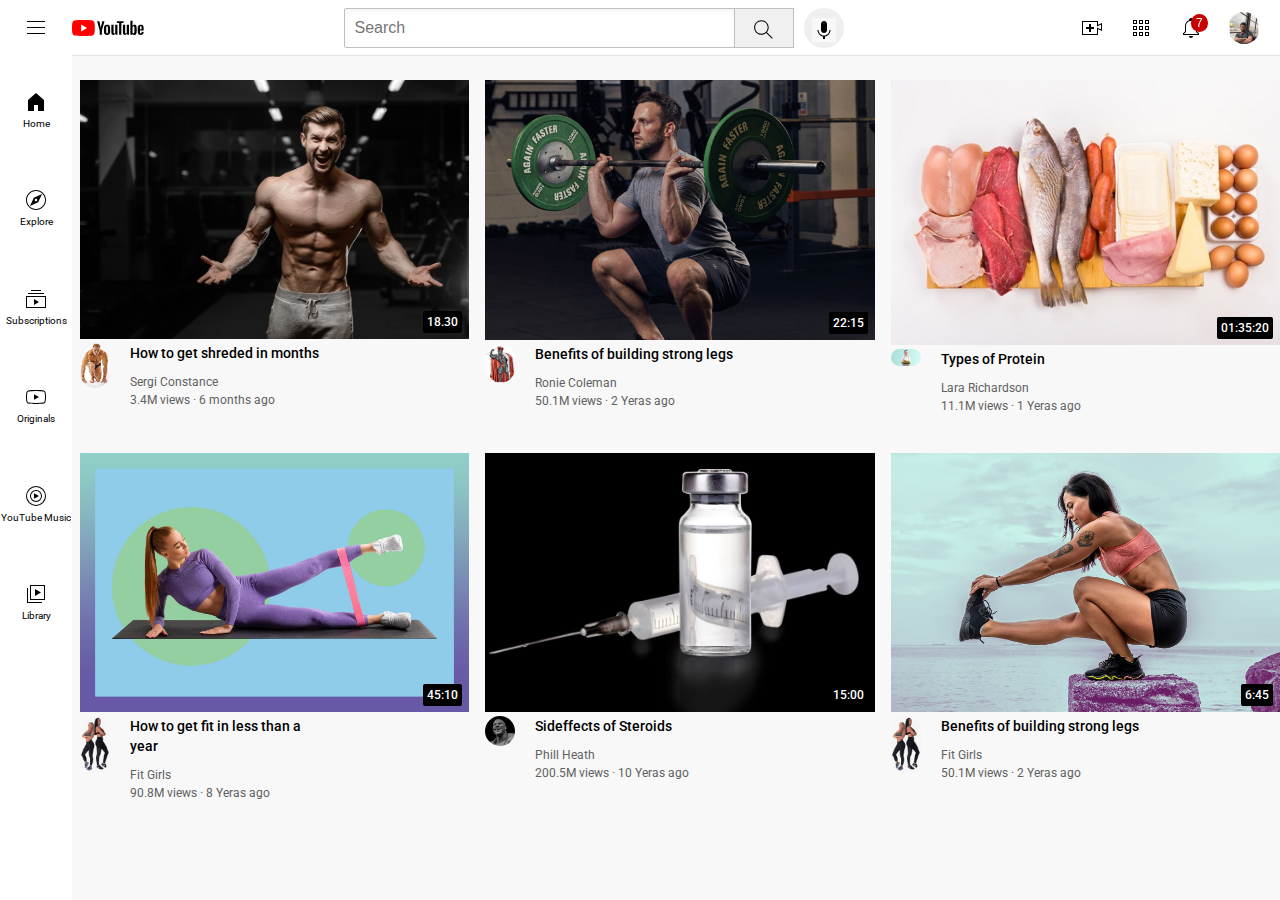
<file: index.html>
<!DOCTYPE html>
<html>

<head>
    <link rel="preconnect" href="https://fonts.googleapis.com">
    <link rel="preconnect" href="https://fonts.gstatic.com" crossorigin>
    <link
        href="https://fonts.googleapis.com/css2?family=Roboto+Condensed:wght@700&family=Roboto:wght@400;500;700&display=swap"
        rel="stylesheet">

    <link rel="stylesheet" href="styles/general.css">
    <link rel="stylesheet" href="styles/header.css">
    <link rel="stylesheet" href="styles/video.css">
    <link rel="stylesheet" href="styles/sidebar.css">
    <title>Youtube.com Clone</title>



<body>

    <div class="header">
        <div class="left-section">
            <img class="hamburger-menu" src="HTML/Icons/hamburger-menu.svg">
            <img class="youtube-logo" src="HTML/Icons/youtube-logo.svg">
        </div>
        <div class="middle-section">
            <input class="Search-box" type="text" placeholder="Search">
            <button class="search-button"">
                <img class=" search-icon" src="HTML/Icons/search.svg">
                <div class="tooltip">Search</div>
            </button>
            <button class="voice-search-button">
                <img class="voice-search-icon" src="HTML/Icons/voice-search-icon.svg">
                <div class="tooltip">Search with your voice</div>
            </button>
        </div>
        <div class="right-section">
            <div class="upload-icon-container">
                <img class="upload-icon" src="HTML/Icons/upload.svg">
                <div class="tooltip">Create</div>
            </div>

            <div class="youtube-apps-icon-container">
                <img class="youtube-apps-icon" src="HTML/Icons/youtube-apps.svg">
                <div class="tooltip">YouTube Apps</div>
            </div>


            <div class="notifications-icon-container">

                <img class="notification-icon" src="HTML/Icons/notifications.svg">
                <div class="tooltip">Notifications</div>
                <div class="notifications-count">7</div>
            </div>

            <img class="current-user-picture" src="HTML/Icons/my-channel.jpg">
        </div>

    </div>
    <div class="sidebar">

        <div class="sidebar-link">
            <img src="icones/home.svg">
            <div>Home</div>
        </div>
        <div class="sidebar-link">
            <img src="icones/explore.svg">
            <div>Explore</div>
        </div>
        <div class="sidebar-link">
            <img src="icones/subscriptions.svg">
            <div>Subscriptions</div>
        </div>
        <div class="sidebar-link">
            <img src="icones/originals.svg">
            <div>Originals</div>
        </div>
        <div class="sidebar-link">
            <img src="icones/youtube-music.svg">
            <div>YouTube Music</div>
        </div>
        <div class="sidebar-link">
            <img src="icones/library.svg">
            <div>Library</div>
        </div>


    </div>


    <div class="video-grid">


        <div class="video-preview">
            <div class="thumnail-row">
                <img class="thumnail" src=" img/govar.jpg">
                <div class="video-time">18.30</div>
            </div>

            <div class="video-info-grid">
                <div class="channel-picture"><img class="Auth" src="img/body.jpg"></div>
                <div class="video-info">
                    <p class="video-title">How to get shreded in months</p>
                    <p class="video-author">Sergi Constance</p>
                    <p class="video-stats">3.4M views &#183; 6 months ago</p>
                </div>



            </div>

        </div>

        <div class="video-preview">
            <div class="thumnail-row">
                <img class="thumnail" src=" img/leg1.jpg">
                <div class="video-time">22:15</div>
            </div>

            <div class="video-info-grid">
                <div class="channel-picture"><img class="Auth" src="img/ron.jpg"></div>
                <div class="video-info">
                    <p class="video-title">Benefits of building strong legs</p>
                    <p class="video-author">Ronie Coleman</p>
                    <p class="video-stats">50.1M views &#183; 2 Yeras ago</p>
                </div>



            </div>

        </div>



        <div class="video-preview">
            <div class="thumnail-row">
                <img class="thumnail" src=" img/meatt.jpg">
                <div class="video-time">01:35:20</div>
            </div>

            <div class="video-info-grid">
                <div class="channel-picture"><img class="Auth" src="img/nu.jpg"></div>
                <div class="video-info">
                    <p class="video-title">Types of Protein</p>
                    <p class="video-author">Lara Richardson</p>
                    <p class="video-stats">11.1M views &#183; 1 Yeras ago</p>
                </div>



            </div>

        </div>

        <div class="video-preview">
            <div class="thumnail-row">
                <img class="thumnail" src=" img/fit.jpg">
                <div class="video-time">45:10</div>
            </div>

            <div class="video-info-grid">
                <div class="channel-picture"><img class="Auth" src="img/girl.png"></div>
                <div class="video-info">
                    <p class="video-title">How to get fit in less than a year</p>
                    <p class="video-author">Fit Girls</p>
                    <p class="video-stats">90.8M views &#183; 8 Yeras ago</p>
                </div>



            </div>

        </div>
        <div class="video-preview">
            <div class="thumnail-row">
                <img class="thumnail" src=" img/ste.jpg">
                <div class="video-time">15:00</div>
            </div>

            <div class="video-info-grid">
                <div class="channel-picture"><img class="Auth" src="img/phil.jpg"></div>
                <div class="video-info">
                    <p class="video-title">Sideffects of Steroids</p>
                    <p class="video-author">Phill Heath</p>
                    <p class="video-stats">200.5M views &#183; 10 Yeras ago</p>
                </div>



            </div>

        </div>

        <div class="video-preview">
            <div class="thumnail-row">
                <img class="thumnail" src=" img/leggo.jpg">
                <div class="video-time">6:45</div>
            </div>

            <div class="video-info-grid">
                <div class="channel-picture"><img class="Auth" src="img/girl.png"></div>
                <div class="video-info">
                    <p class="video-title">Benefits of building strong legs</p>
                    <p class="video-author">Fit Girls</p>
                    <p class="video-stats">50.1M views &#183; 2 Yeras ago</p>
                </div>



            </div>

        </div>

    </div>



</body>
</head>

</html>
<!DOCTYPE html>
<!-- you can change the value of boject-position to see how it fit the certain area! -->
</file>
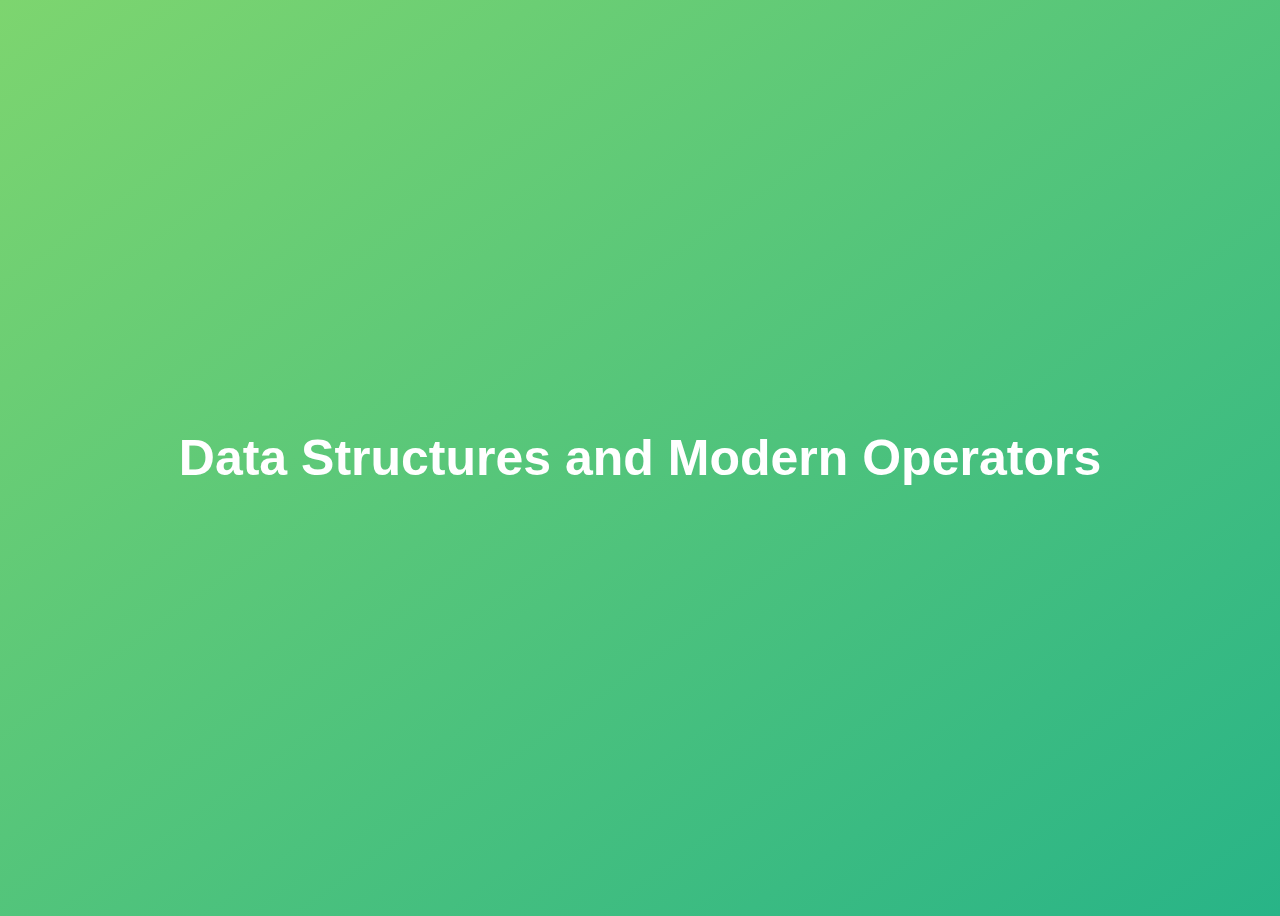
<file: HTML/index.html>
<!DOCTYPE html>
<html lang="en">
  <head>
    <meta charset="UTF-8" />
    <meta name="viewport" content="width=device-width, initial-scale=1.0" />
    <meta http-equiv="X-UA-Compatible" content="ie=edge" />
    <title>Data Structures and Modern Operators</title>
    <style>
      body {
        height: 100vh;
        display: flex;
        align-items: center;
        background: linear-gradient(to top left, #28b487, #7dd56f);
      }
      h1 {
        font-family: sans-serif;
        font-size: 50px;
        line-height: 1.3;
        width: 100%;
        padding: 30px;
        text-align: center;
        color: white;
      }
      button {
        width: 50px;
        height: 20px;
        margin: 10px;
      }
      textarea {
        width: 300px;
        height: 100px;
      }
    </style>
  </head>
  <body>
    <h1>Data Structures and Modern Operators</h1>
    <script src="script.js"></script>
  </body>
</html>
</file>
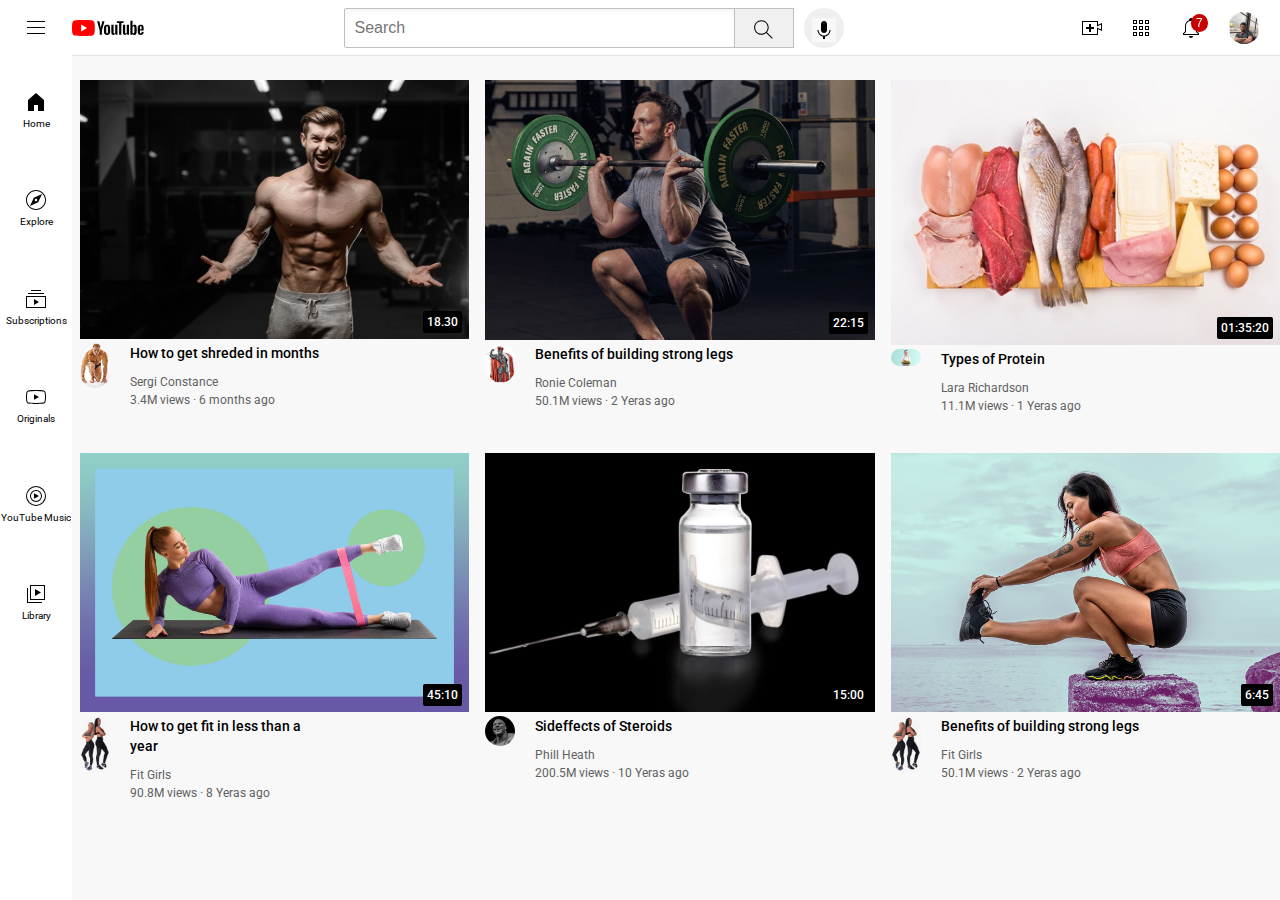
<file: youtube.html>
<!DOCTYPE html>
<html>

<head>
    <link rel="preconnect" href="https://fonts.googleapis.com">
    <link rel="preconnect" href="https://fonts.gstatic.com" crossorigin>
    <link
        href="https://fonts.googleapis.com/css2?family=Roboto+Condensed:wght@700&family=Roboto:wght@400;500;700&display=swap"
        rel="stylesheet">

    <link rel="stylesheet" href="styles/general.css">
    <link rel="stylesheet" href="styles/header.css">
    <link rel="stylesheet" href="styles/video.css">
    <link rel="stylesheet" href="styles/sidebar.css">
    <title>Youtube.com Clone</title>



<body>

    <div class="header">
        <div class="left-section">
            <img class="hamburger-menu" src="HTML/Icons/hamburger-menu.svg">
            <img class="youtube-logo" src="HTML/Icons/youtube-logo.svg">
        </div>
        <div class="middle-section">
            <input class="Search-box" type="text" placeholder="Search">
            <button class="search-button"">
                <img class=" search-icon" src="HTML/Icons/search.svg">
                <div class="tooltip">Search</div>
            </button>
            <button class="voice-search-button">
                <img class="voice-search-icon" src="HTML/Icons/voice-search-icon.svg">
                <div class="tooltip">Search with your voice</div>
            </button>
        </div>
        <div class="right-section">
            <div class="upload-icon-container">
                <img class="upload-icon" src="HTML/Icons/upload.svg">
                <div class="tooltip">Create</div>
            </div>

            <div class="youtube-apps-icon-container">
                <img class="youtube-apps-icon" src="HTML/Icons/youtube-apps.svg">
                <div class="tooltip">YouTube Apps</div>
            </div>


            <div class="notifications-icon-container">

                <img class="notification-icon" src="HTML/Icons/notifications.svg">
                <div class="tooltip">Notifications</div>
                <div class="notifications-count">7</div>
            </div>

            <img class="current-user-picture" src="HTML/Icons/my-channel.jpg">
        </div>

    </div>
    <div class="sidebar">

        <div class="sidebar-link">
            <img src="icones/home.svg">
            <div>Home</div>
        </div>
        <div class="sidebar-link">
            <img src="icones/explore.svg">
            <div>Explore</div>
        </div>
        <div class="sidebar-link">
            <img src="icones/subscriptions.svg">
            <div>Subscriptions</div>
        </div>
        <div class="sidebar-link">
            <img src="icones/originals.svg">
            <div>Originals</div>
        </div>
        <div class="sidebar-link">
            <img src="icones/youtube-music.svg">
            <div>YouTube Music</div>
        </div>
        <div class="sidebar-link">
            <img src="icones/library.svg">
            <div>Library</div>
        </div>


    </div>


    <div class="video-grid">


        <div class="video-preview">
            <div class="thumnail-row">
                <img class="thumnail" src=" img/govar.jpg">
                <div class="video-time">18.30</div>
            </div>

            <div class="video-info-grid">
                <div class="channel-picture"><img class="Auth" src="img/body.jpg"></div>
                <div class="video-info">
                    <p class="video-title">How to get shreded in months</p>
                    <p class="video-author">Sergi Constance</p>
                    <p class="video-stats">3.4M views &#183; 6 months ago</p>
                </div>



            </div>

        </div>

        <div class="video-preview">
            <div class="thumnail-row">
                <img class="thumnail" src=" img/leg1.jpg">
                <div class="video-time">22:15</div>
            </div>

            <div class="video-info-grid">
                <div class="channel-picture"><img class="Auth" src="img/ron.jpg"></div>
                <div class="video-info">
                    <p class="video-title">Benefits of building strong legs</p>
                    <p class="video-author">Ronie Coleman</p>
                    <p class="video-stats">50.1M views &#183; 2 Yeras ago</p>
                </div>



            </div>

        </div>



        <div class="video-preview">
            <div class="thumnail-row">
                <img class="thumnail" src=" img/meatt.jpg">
                <div class="video-time">01:35:20</div>
            </div>

            <div class="video-info-grid">
                <div class="channel-picture"><img class="Auth" src="img/nu.jpg"></div>
                <div class="video-info">
                    <p class="video-title">Types of Protein</p>
                    <p class="video-author">Lara Richardson</p>
                    <p class="video-stats">11.1M views &#183; 1 Yeras ago</p>
                </div>



            </div>

        </div>

        <div class="video-preview">
            <div class="thumnail-row">
                <img class="thumnail" src=" img/fit.jpg">
                <div class="video-time">45:10</div>
            </div>

            <div class="video-info-grid">
                <div class="channel-picture"><img class="Auth" src="img/girl.png"></div>
                <div class="video-info">
                    <p class="video-title">How to get fit in less than a year</p>
                    <p class="video-author">Fit Girls</p>
                    <p class="video-stats">90.8M views &#183; 8 Yeras ago</p>
                </div>



            </div>

        </div>
        <div class="video-preview">
            <div class="thumnail-row">
                <img class="thumnail" src=" img/ste.jpg">
                <div class="video-time">15:00</div>
            </div>

            <div class="video-info-grid">
                <div class="channel-picture"><img class="Auth" src="img/phil.jpg"></div>
                <div class="video-info">
                    <p class="video-title">Sideffects of Steroids</p>
                    <p class="video-author">Phill Heath</p>
                    <p class="video-stats">200.5M views &#183; 10 Yeras ago</p>
                </div>



            </div>

        </div>

        <div class="video-preview">
            <div class="thumnail-row">
                <img class="thumnail" src=" img/leggo.jpg">
                <div class="video-time">6:45</div>
            </div>

            <div class="video-info-grid">
                <div class="channel-picture"><img class="Auth" src="img/girl.png"></div>
                <div class="video-info">
                    <p class="video-title">Benefits of building strong legs</p>
                    <p class="video-author">Fit Girls</p>
                    <p class="video-stats">50.1M views &#183; 2 Yeras ago</p>
                </div>



            </div>

        </div>

    </div>



</body>
</head>

</html>
<!DOCTYPE html>
<!-- you can change the value of boject-position to see how it fit the certain area! -->
</file>
<file: styles/general.css>
p {
    font-family: Roboto, Arial;
    margin-top: 0;
    margin-bottom: 0;

}

body {
    margin: 0;
    padding-top: 80px;
    padding-left: 80px;
    background-color: rgb(248, 248, 248);
}
</file>
<file: styles/header.css>
.header {
    height: 55px;
    display: flex;
    flex-direction: row;
    justify-content: space-between;
    z-index: 100;

    position: fixed;
    top: 0;
    left: 0;
    right: 0;
    background-color: white;
    border-bottom-width: 1px;
    border-bottom-style: solid;
    border-bottom-color: rgb(228, 228, 228);


}

.left-section {

    display: flex;
    align-items: center;
}

.hamburger-menu {
    height: 24px;
    margin-left: 24px;
    margin-right: 24px;
}

.youtube.logo {
    height: 60px;
}

.middle-section {

    flex: 1;
    margin-left: 70px;
    margin-right: 35px;
    max-width: 500px;
    display: flex;
    align-items: center;
}

.Search-box {
    flex: 1;
    height: 18px;
    padding: 10px;
    font-size: 16px;
    border-width: 1px;
    border-style: solid;
    border-color: rgb(192, 192, 192);
    border-radius: 2px;
    box-shadow: inset 1px 2px 5px rgba(0, 0, 0, 0.05);
    width: 0;


}

.search-box::placeholder {
    font-family: Robot, Arial;
    font-size: 16px;

}

.search-icon {
    height: 25px;
    margin-top: 4px;
}

.search-button,
.voice-search-button,
.upload-icon-container,
.youtube-apps-icon-container,
.notifications-icon-container {
    display: flex;
    justify-content: center;
    align-items: center;
    position: relative;
}

.search-button {
    height: 40px;
    width: 60px;
    background-color: rgb(240, 240, 240);
    border-width: 1px;
    border-style: solid;
    border-color: rgb(192, 192, 192);
    margin-left: -1px;
    margin-right: 10px;

    display: flex;
    justify-content: center;
}

.search-button .tooltip,
.upload-icon-container .tooltip,
.youtube-apps-icon-container .tooltip,
.notifications-icon-container .tooltip {
    font-family: Roboto, Arial;
    position: absolute;
    background-color: gray;
    color: white;
    padding-left: 8px;
    padding-right: 8px;
    padding-top: 4px;
    padding-bottom: 4px;
    border-radius: 2px;
    font-size: 12px;
    bottom: -30px;
    opacity: 0;
    transition: 0.15s;
    pointer-events: none;
    white-space: nowrap;
}

.search-button:hover .tooltip,
.upload-icon-container:hover .tooltip,
.youtube-apps-icon-container:hover .tooltip,
.notifications-icon-container:hover .tooltip {
    opacity: 1;
}

.voice-search-button {

    height: 40px;
    width: 40px;
    border-radius: 20px;
    border: none;

    display: flex;
    justify-content: center;
}

.voice-search-button .tooltip {
    position: absolute;
    background-color: gray;
    color: white;
    padding-left: 8px;
    padding-right: 8px;
    padding-top: 4px;
    padding-bottom: 4px;
    border-radius: 2px;
    font-size: 12px;
    bottom: -30px;
    opacity: 0;
    transition: 0.15s;
    pointer-events: none;
    white-space: nowrap;
}

.voice-search-button:hover .tooltip {
    opacity: 1;
}

.voice-search-icon {
    height: 24px;
    margin-top: 4px;
    background-color: rgb(248, 248, 248);
}

.right-section {
    margin-right: 20px;
    width: 180px;
    display: flex;
    align-items: center;
    justify-content: space-between;
    flex-shrink: 0;


}

.upload-icon {
    height: 24px;

}

.youtube-apps-icon {
    height: 24px;

}

.notification-icon {
    height: 24px;
}



.notifications-icon-container {
    position: relative;
}

.notifications-count {
    position: absolute;
    top: -2px;
    right: -5px;
    background-color: rgb(200, 0, 0);
    color: white;
    font-family: Robot, Arial;
    font-size: 12px;
    padding-left: 5px;
    padding-right: 5px;
    padding-top: 2px;
    padding-bottom: 2px;
    border-radius: 10px;

}

.current-user-picture {
    height: 32px;
    border-radius: 16px;
}
</file>
<file: styles/video.css>
.x {
    display: block;
    margin-bottom: 20px;
}

.thumnail {
    width: 100%;


}

.video-title {
    margin-top: 0;
    font-size: 14px;
    font-weight: 500;
    line-height: 20px;
    margin-bottom: 12px;
}

.video-author {
    font-size: 12px;
    color: rgb(96, 96, 96);
    margin-bottom: 4px;
}

.video-stats {
    font-size: 12px;
    color: rgb(96, 96, 96);

}

.Auth {
    width: 60%;
    border-radius: 50px;

}





.video-info-grid {
    display: grid;
    grid-template-columns: 50px 1fr;

}

.channel-picture {
    display: inline-block;
    width: 50px;
    vertical-align: top;
}

.video-info {
    display: inline-block;
    width: 200px;
}

.thumnail-row {
    margin-bottom: 0px;
    position: relative;
}

.video-grid {
    display: grid;
    grid-template-columns: 1fr 1fr 1fr;
    column-gap: 16px;
    row-gap: 40px;

}

.video-time {
    font-family: Roboto, Arial;
    font-size: 12px;
    font-weight: 500;
    padding-left: 4px;
    padding-right: 4px;
    padding-top: 4px;
    padding-bottom: 4px;
    border-radius: 2px;
    background-color: black;
    color: white;
    position: absolute;
    bottom: 10px;
    right: 7px;
}
</file>
<file: styles/sidebar.css>
.sidebar {
    position: fixed;
    left: 0;
    bottom: 0;
    top: 55px;
    background-color: white;
    width: 72px;
    z-index: 200;
    padding-top: 5px;
}

.sidebar-link {

    height: 98.5px;
    display: flex;
    justify-content: center;
    align-items: center;
    flex-direction: column;
    cursor: pointer;

}

.sidebar-link:hover {
    background-color: rgb(235, 235, 235);
}

.sidebar-link img {
    height: 24px;
    margin-bottom: 4px;
}

.sidebar-link div {
    font-family: Roboto, Arial;
    font-size: 10px;

}
</file>
